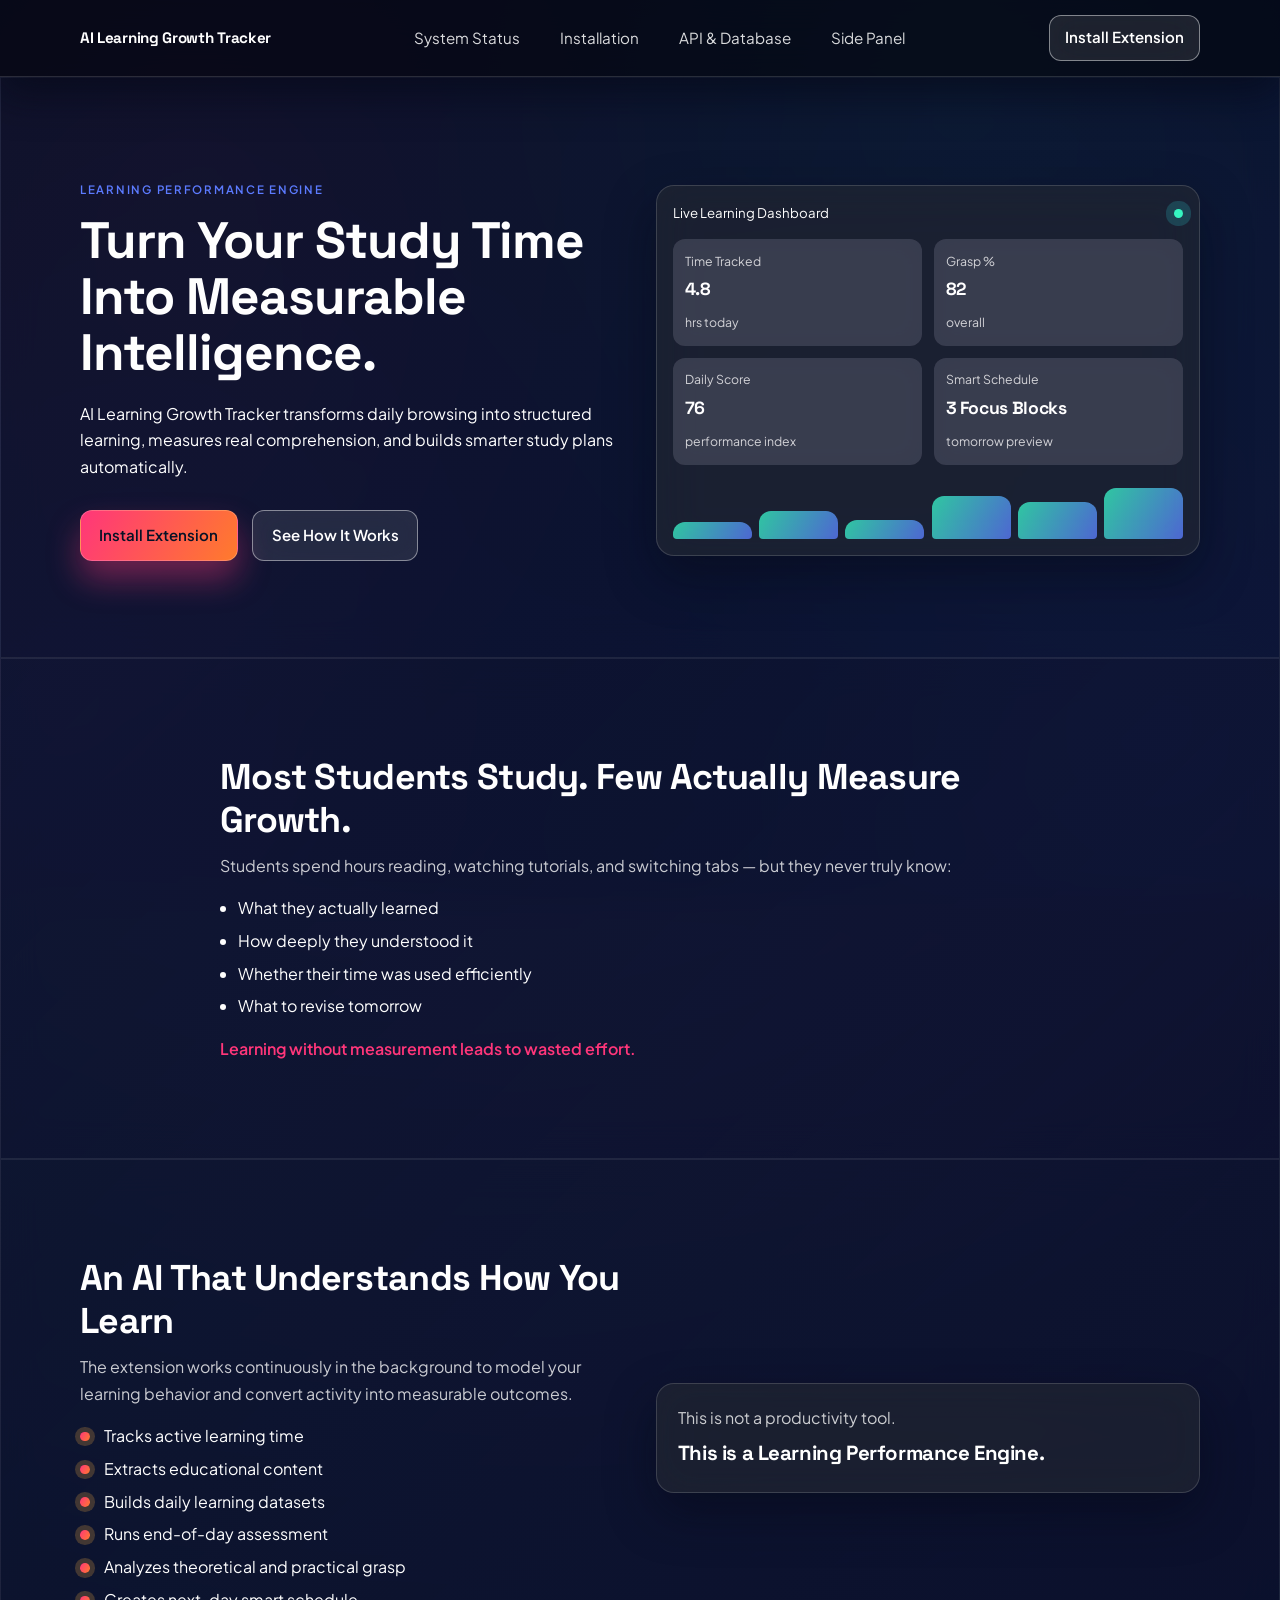
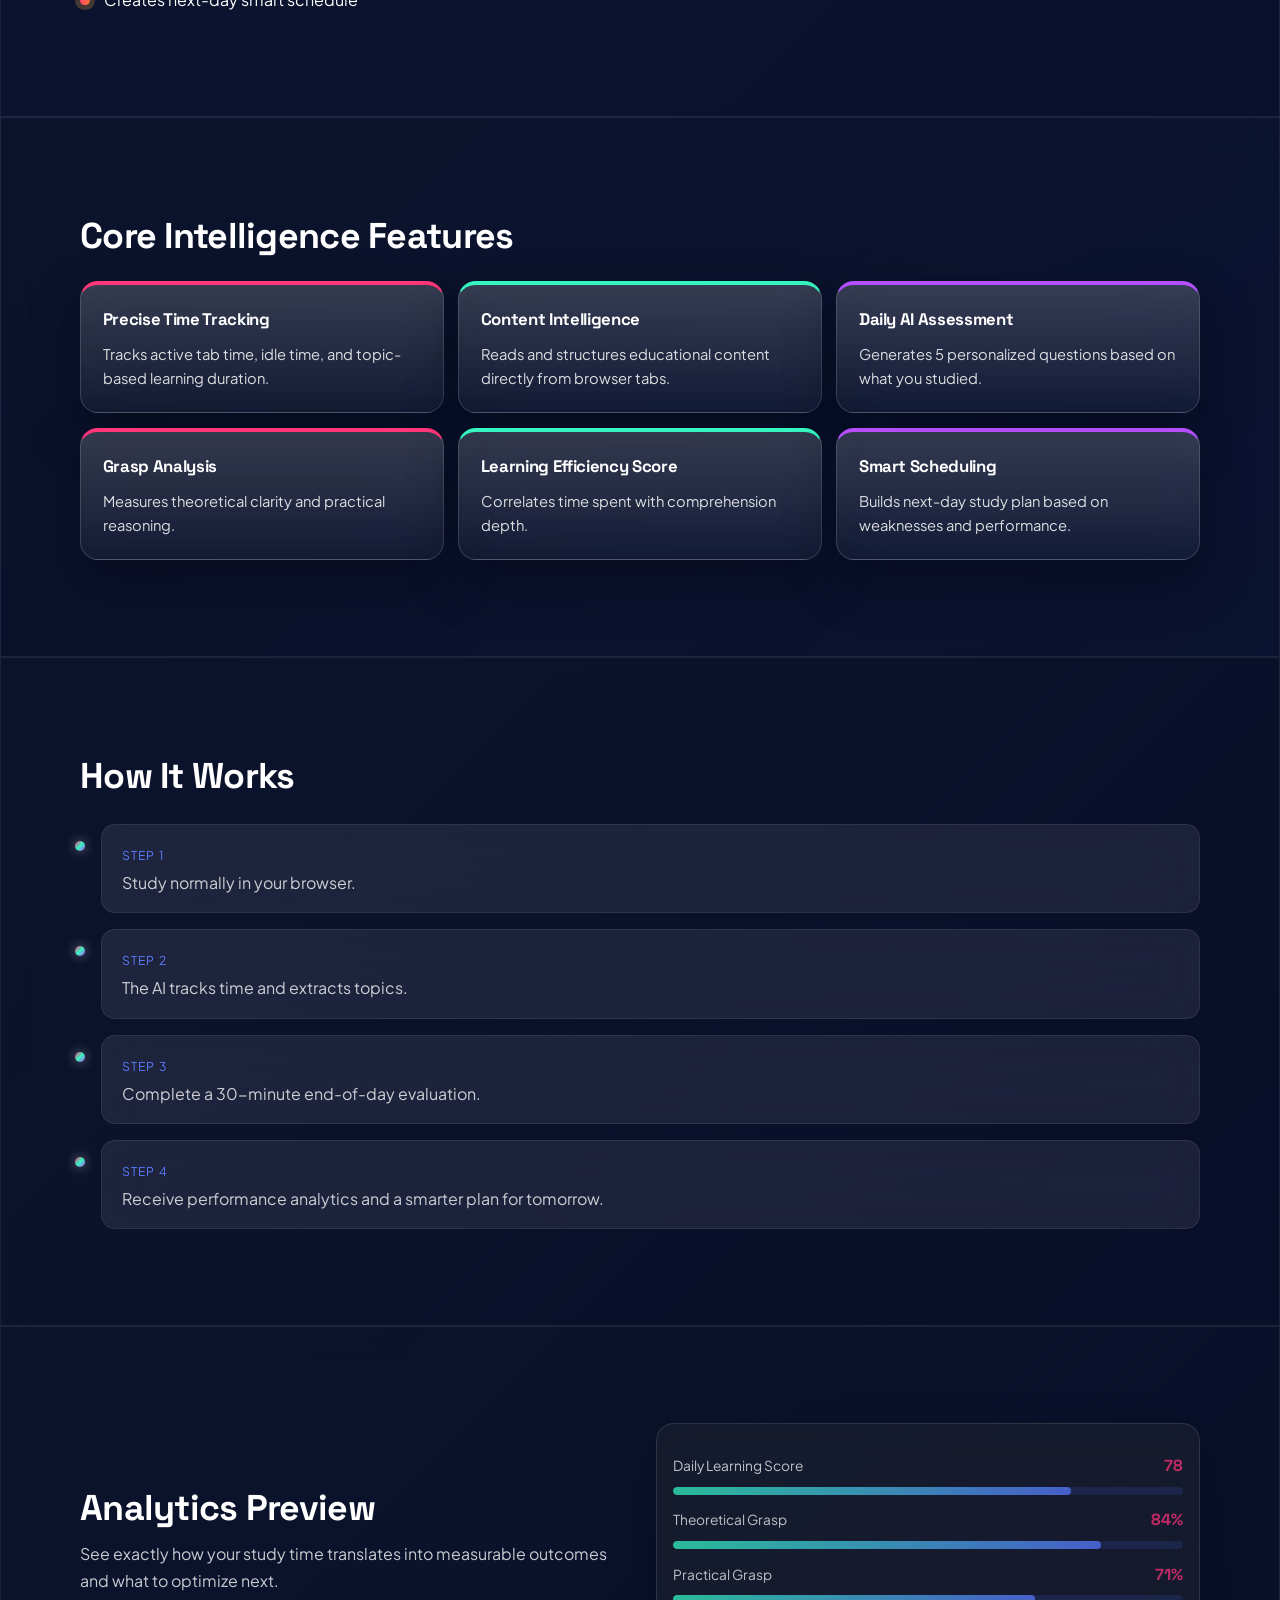
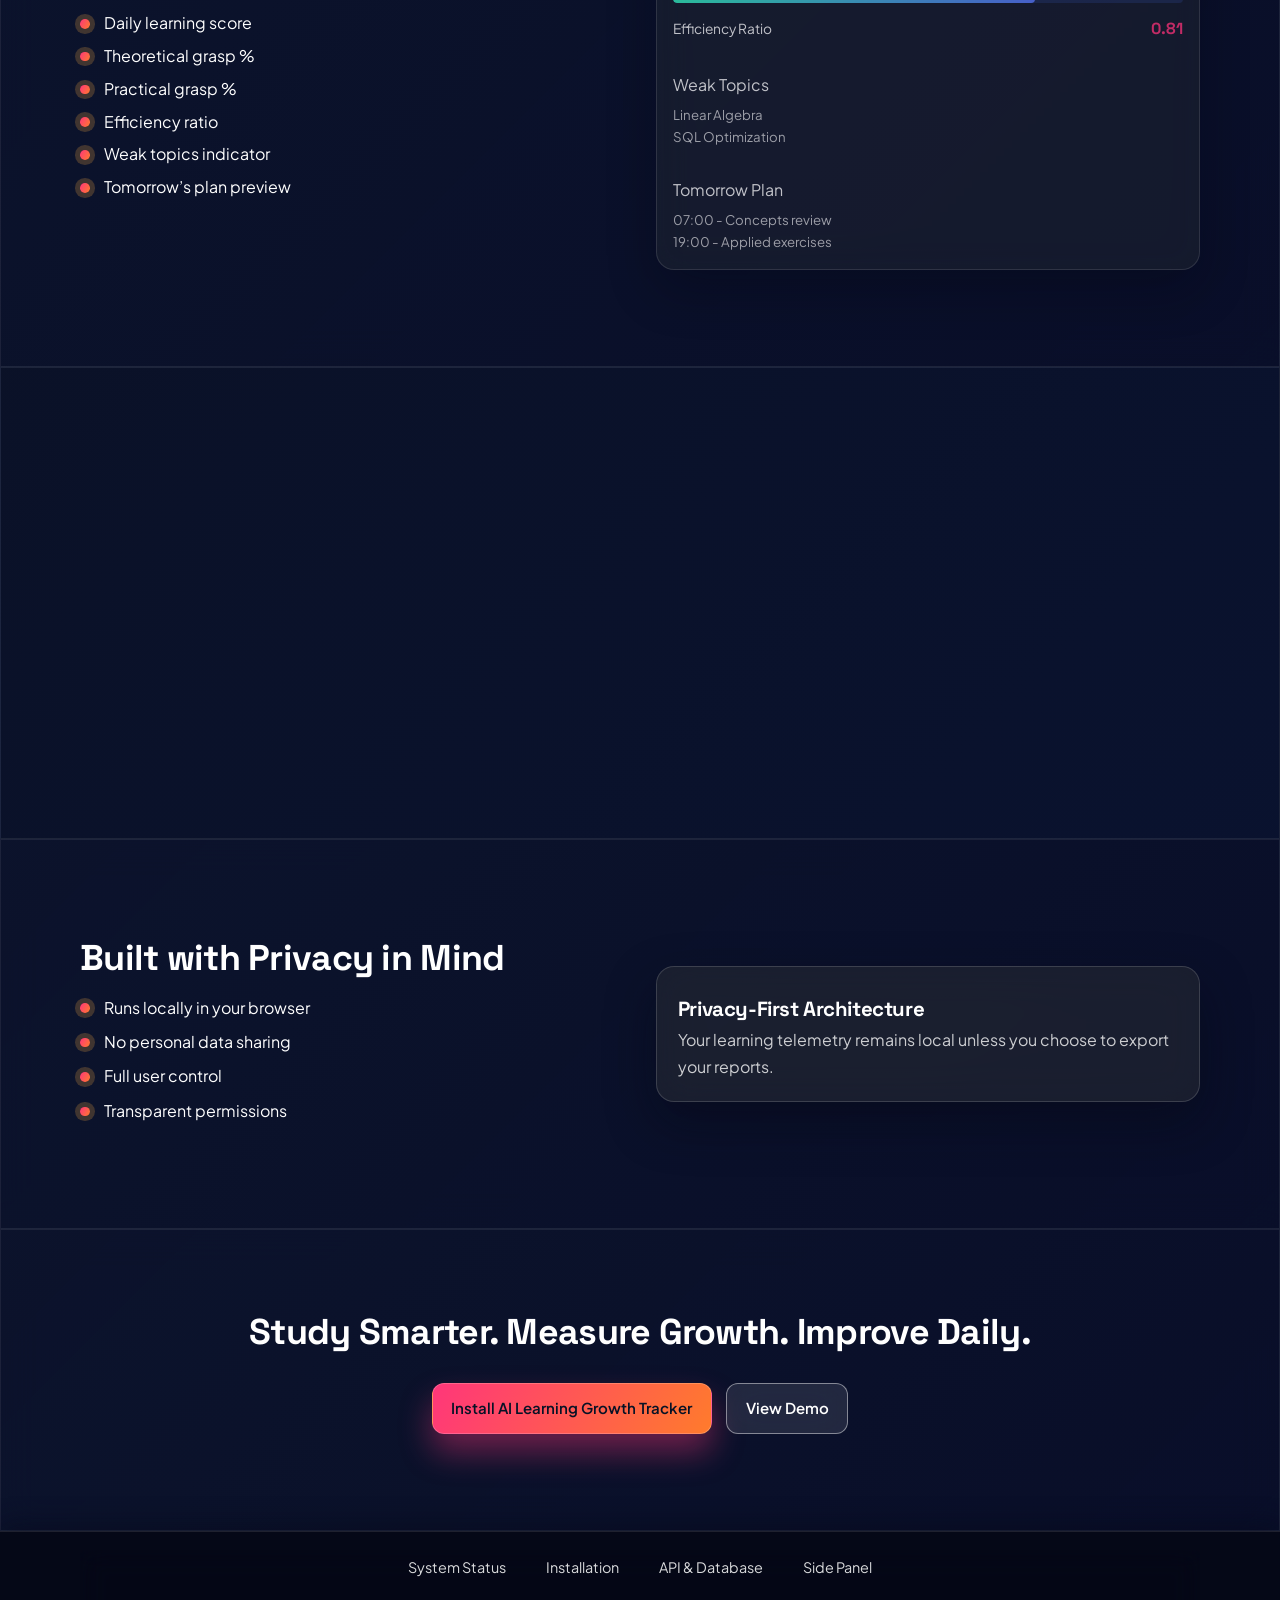
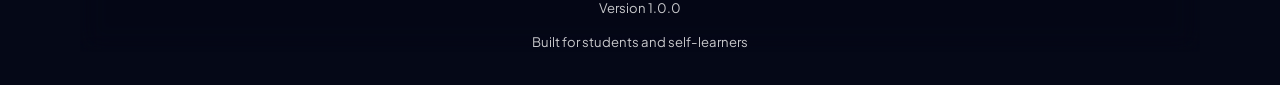
<file: index.html>
<!doctype html>
<html lang="en">
<head>
  <!-- Google Tag Manager -->
  <script>(function(w,d,s,l,i){w[l]=w[l]||[];w[l].push({'gtm.start':
  new Date().getTime(),event:'gtm.js'});var f=d.getElementsByTagName(s)[0],
  j=d.createElement(s),dl=l!='dataLayer'?'&l='+l:'';j.async=true;j.src=
  'https://www.googletagmanager.com/gtm.js?id='+i+dl;f.parentNode.insertBefore(j,f);
  })(window,document,'script','dataLayer','GTM-P4VHRW5M');</script>
  <!-- End Google Tag Manager -->
  <meta charset="UTF-8">
  <meta name="viewport" content="width=device-width, initial-scale=1.0">
  <meta name="author" content="Devashish Markam">
  <meta name="keywords" content="AI learning, AI monitoring, AI custom monitoring app, AI learning Tracker, Devashish Markam, AI tracker, custom extension, custom chrome extension, dot marketing agency, ai study optimiser, ai scheduler">
  <meta name="description" content="AI-powered Chrome extension that analyzes answers, tracks learning growth, provides topic insights, and suggests personalized study improvements using Gemini AI and optional cloud sync.">
  <meta name="robots" content="index, follow">
  <meta name="title" content="AI Learning Growth Tracker Smart Study & Progress Analytics">
  <meta property="og:type" content="website">
  <meta property="og:title" content="AI Learning Growth Tracker">
  <meta property="og:description" content="Track, analyze, and improve your learning with AI-powered insights. Smart answer analysis, topic tracking, and growth visualization in one Chrome extension.">
  <meta property="og:url" content="https://ailearnextension.netlify.app">
  <meta property="og:site_name" content="AI Learning Growth Tracker">
  <title>AI Learning Growth Tracker</title>
  <meta name="description" content="AI Learning Growth Tracker transforms daily browsing into measurable learning intelligence.">
  <link rel="preconnect" href="https://fonts.googleapis.com">
  <link rel="preconnect" href="https://fonts.gstatic.com" crossorigin>
  <link href="https://fonts.googleapis.com/css2?family=Space+Grotesk:wght@400;500;600;700&family=Plus+Jakarta+Sans:wght@400;500;600&display=swap" rel="stylesheet">
  <link rel="stylesheet" href="styles.css">
</head>
<!-- Google tag (gtag.js) -->
<script async src="https://www.googletagmanager.com/gtag/js?id=G-9YLG1V75YJ"></script>
<script>
  window.dataLayer = window.dataLayer || [];
  function gtag(){dataLayer.push(arguments);}
  gtag('js', new Date());

  gtag('config', 'G-9YLG1V75YJ');
</script>
<body>
    <!-- Google Tag Manager (noscript) -->
  <noscript><iframe src="https://www.googletagmanager.com/ns.html?id=GTM-P4VHRW5M"
  height="0" width="0" style="display:none;visibility:hidden"></iframe></noscript>
  <!-- End Google Tag Manager (noscript) -->
  <div class="site-bg" aria-hidden="true"></div>
  <header class="topbar">
    <div class="container nav-wrap">
      <div class="logo">AI Learning Growth Tracker</div>
      <nav class="nav-links">
        <a href="system-status.html">System Status</a>
        <a href="installation.html">Installation</a>
        <a href="setup.html">API &amp; Database</a>
        <a href="side-panel.html">Side Panel</a>
      </nav>
      <a class="btn btn-ghost" href="https://drive.google.com/uc?export=download&id=1M7L_ZWdq9RjcF-q-oD4FAAqAi4JChqwa">Install Extension</a>
    </div>
  </header>

  <main>
    <section class="hero section">
      <div class="container hero-grid">
        <div class="hero-copy">
          <p class="eyebrow">Learning Performance Engine</p>
          <h1>Turn Your Study Time Into Measurable Intelligence.</h1>
          <p class="lead">AI Learning Growth Tracker transforms daily browsing into structured learning, measures real comprehension, and builds smarter study plans automatically.</p>
          <div class="cta-row">
            <a class="btn btn-primary" href="" download="ai learn.zip">Install Extension</a>
            <a class="btn btn-secondary" href="https://docs.google.com/document/d/1a6UYTew76GB6Zl485SsHitgHr21xIumNOT14cJgAz6I/edit?usp=sharing">See How It Works</a>
          </div>
        </div>
        <div class="hero-mockup glass reveal-up" data-delay="120">
          <div class="mockup-head">
            <span>Live Learning Dashboard</span>
            <span class="dot"></span>
          </div>
          <div class="metric-grid">
            <article>
              <p>Time Tracked</p>
              <h3 data-counter="4.8">0</h3>
              <small>hrs today</small>
            </article>
            <article>
              <p>Grasp %</p>
              <h3 data-counter="82">0</h3>
              <small>overall</small>
            </article>
            <article>
              <p>Daily Score</p>
              <h3 data-counter="76">0</h3>
              <small>performance index</small>
            </article>
            <article>
              <p>Smart Schedule</p>
              <h3>3 Focus Blocks</h3>
              <small>tomorrow preview</small>
            </article>
          </div>
          <div class="sparkline" aria-hidden="true">
            <span></span><span></span><span></span><span></span><span></span><span></span>
          </div>
        </div>
      </div>
    </section>

    <section class="section">
      <div class="container narrow reveal-up">
        <h2>Most Students Study. Few Actually Measure Growth.</h2>
        <p>Students spend hours reading, watching tutorials, and switching tabs — but they never truly know:</p>
        <ul class="clean-list">
          <li>What they actually learned</li>
          <li>How deeply they understood it</li>
          <li>Whether their time was used efficiently</li>
          <li>What to revise tomorrow</li>
        </ul>
        <p class="emphasis">Learning without measurement leads to wasted effort.</p>
      </div>
    </section>

    <section class="section">
      <div class="container split reveal-up">
        <div>
          <h2>An AI That Understands How You Learn</h2>
          <p>The extension works continuously in the background to model your learning behavior and convert activity into measurable outcomes.</p>
          <ul class="check-list">
            <li>Tracks active learning time</li>
            <li>Extracts educational content</li>
            <li>Builds daily learning datasets</li>
            <li>Runs end-of-day assessment</li>
            <li>Analyzes theoretical and practical grasp</li>
            <li>Creates next-day smart schedule</li>
          </ul>
        </div>
        <div class="glass callout">
          <p>This is not a productivity tool.</p>
          <h3>This is a Learning Performance Engine.</h3>
        </div>
      </div>
    </section>

    <section class="section" id="features">
      <div class="container">
        <h2 class="reveal-up">Core Intelligence Features</h2>
        <div class="feature-grid">
          <article class="feature-card reveal-up"><h3>Precise Time Tracking</h3><p>Tracks active tab time, idle time, and topic-based learning duration.</p></article>
          <article class="feature-card reveal-up"><h3>Content Intelligence</h3><p>Reads and structures educational content directly from browser tabs.</p></article>
          <article class="feature-card reveal-up"><h3>Daily AI Assessment</h3><p>Generates 5 personalized questions based on what you studied.</p></article>
          <article class="feature-card reveal-up"><h3>Grasp Analysis</h3><p>Measures theoretical clarity and practical reasoning.</p></article>
          <article class="feature-card reveal-up"><h3>Learning Efficiency Score</h3><p>Correlates time spent with comprehension depth.</p></article>
          <article class="feature-card reveal-up"><h3>Smart Scheduling</h3><p>Builds next-day study plan based on weaknesses and performance.</p></article>
        </div>
      </div>
    </section>

    <section class="section" id="how">
      <div class="container">
        <h2 class="reveal-up">How It Works</h2>
        <div class="timeline">
          <article class="timeline-item reveal-up">
            <span>Step 1</span>
            <p>Study normally in your browser.</p>
          </article>
          <article class="timeline-item reveal-up">
            <span>Step 2</span>
            <p>The AI tracks time and extracts topics.</p>
          </article>
          <article class="timeline-item reveal-up">
            <span>Step 3</span>
            <p>Complete a 30-minute end-of-day evaluation.</p>
          </article>
          <article class="timeline-item reveal-up">
            <span>Step 4</span>
            <p>Receive performance analytics and a smarter plan for tomorrow.</p>
          </article>
        </div>
      </div>
    </section>

    <section class="section">
      <div class="container split analytics reveal-up">
        <div>
          <h2>Analytics Preview</h2>
          <p>See exactly how your study time translates into measurable outcomes and what to optimize next.</p>
          <ul class="check-list">
            <li>Daily learning score</li>
            <li>Theoretical grasp %</li>
            <li>Practical grasp %</li>
            <li>Efficiency ratio</li>
            <li>Weak topics indicator</li>
            <li>Tomorrow’s plan preview</li>
          </ul>
        </div>
        <div class="glass panel">
          <div class="panel-row"><span>Daily Learning Score</span><strong>78</strong></div>
          <div class="bar"><i style="--w:78%"></i></div>
          <div class="panel-row"><span>Theoretical Grasp</span><strong>84%</strong></div>
          <div class="bar"><i style="--w:84%"></i></div>
          <div class="panel-row"><span>Practical Grasp</span><strong>71%</strong></div>
          <div class="bar"><i style="--w:71%"></i></div>
          <div class="panel-row"><span>Efficiency Ratio</span><strong>0.81</strong></div>
          <div class="weak-topics">
            <p>Weak Topics</p>
            <span>Linear Algebra</span>
            <span>SQL Optimization</span>
          </div>
          <div class="tomorrow">
            <p>Tomorrow Plan</p>
            <small>07:00 - Concepts review</small>
            <small>19:00 - Applied exercises</small>
          </div>
        </div>
      </div>
    </section>

    <section class="section">
      <div class="container narrow reveal-up">
        <h2>Why This Exists</h2>
        <p>The purpose of AI Learning Growth Tracker is simple:</p>
        <p class="emphasis">To eliminate passive studying and replace it with measurable intellectual growth.</p>
        <ul class="check-list compact">
          <li>Time invested produces real understanding</li>
          <li>Weaknesses are identified early</li>
          <li>Learning becomes strategic</li>
          <li>Progress becomes visible</li>
        </ul>
      </div>
    </section>

    <section class="section">
      <div class="container split reveal-up">
        <div>
          <h2>Built with Privacy in Mind</h2>
          <ul class="check-list compact">
            <li>Runs locally in your browser</li>
            <li>No personal data sharing</li>
            <li>Full user control</li>
            <li>Transparent permissions</li>
          </ul>
        </div>
        <div class="glass privacy-badge">
          <h3>Privacy-First Architecture</h3>
          <p>Your learning telemetry remains local unless you choose to export your reports.</p>
        </div>
      </div>
    </section>

    <section class="section final-cta" id="final-cta">
      <div class="container narrow reveal-up">
        <h2>Study Smarter. Measure Growth. Improve Daily.</h2>
        <div class="cta-row center">
          <a class="btn btn-primary" href="https://drive.google.com/uc?export=download&id=1M7L_ZWdq9RjcF-q-oD4FAAqAi4JChqwa" download="ai learn.zip">Install AI Learning Growth Tracker</a>
          <a class="btn btn-secondary" href="#">View Demo</a>
        </div>
      </div>
    </section>
  </main>

  <footer class="footer">
    <div class="container footer-grid">
      <nav class="nav-links">
        <a href="system-status.html">System Status</a>
        <a href="installation.html">Installation</a>
        <a href="setup.html">API &amp; Database</a>
        <a href="side-panel.html">Side Panel</a>
      </nav>
      <p>Version 1.0.0</p>
      <p>Built for students and self-learners</p>
    </div>
  </footer>

  <script src="script.js"></script>
</body>
</html>
</file>
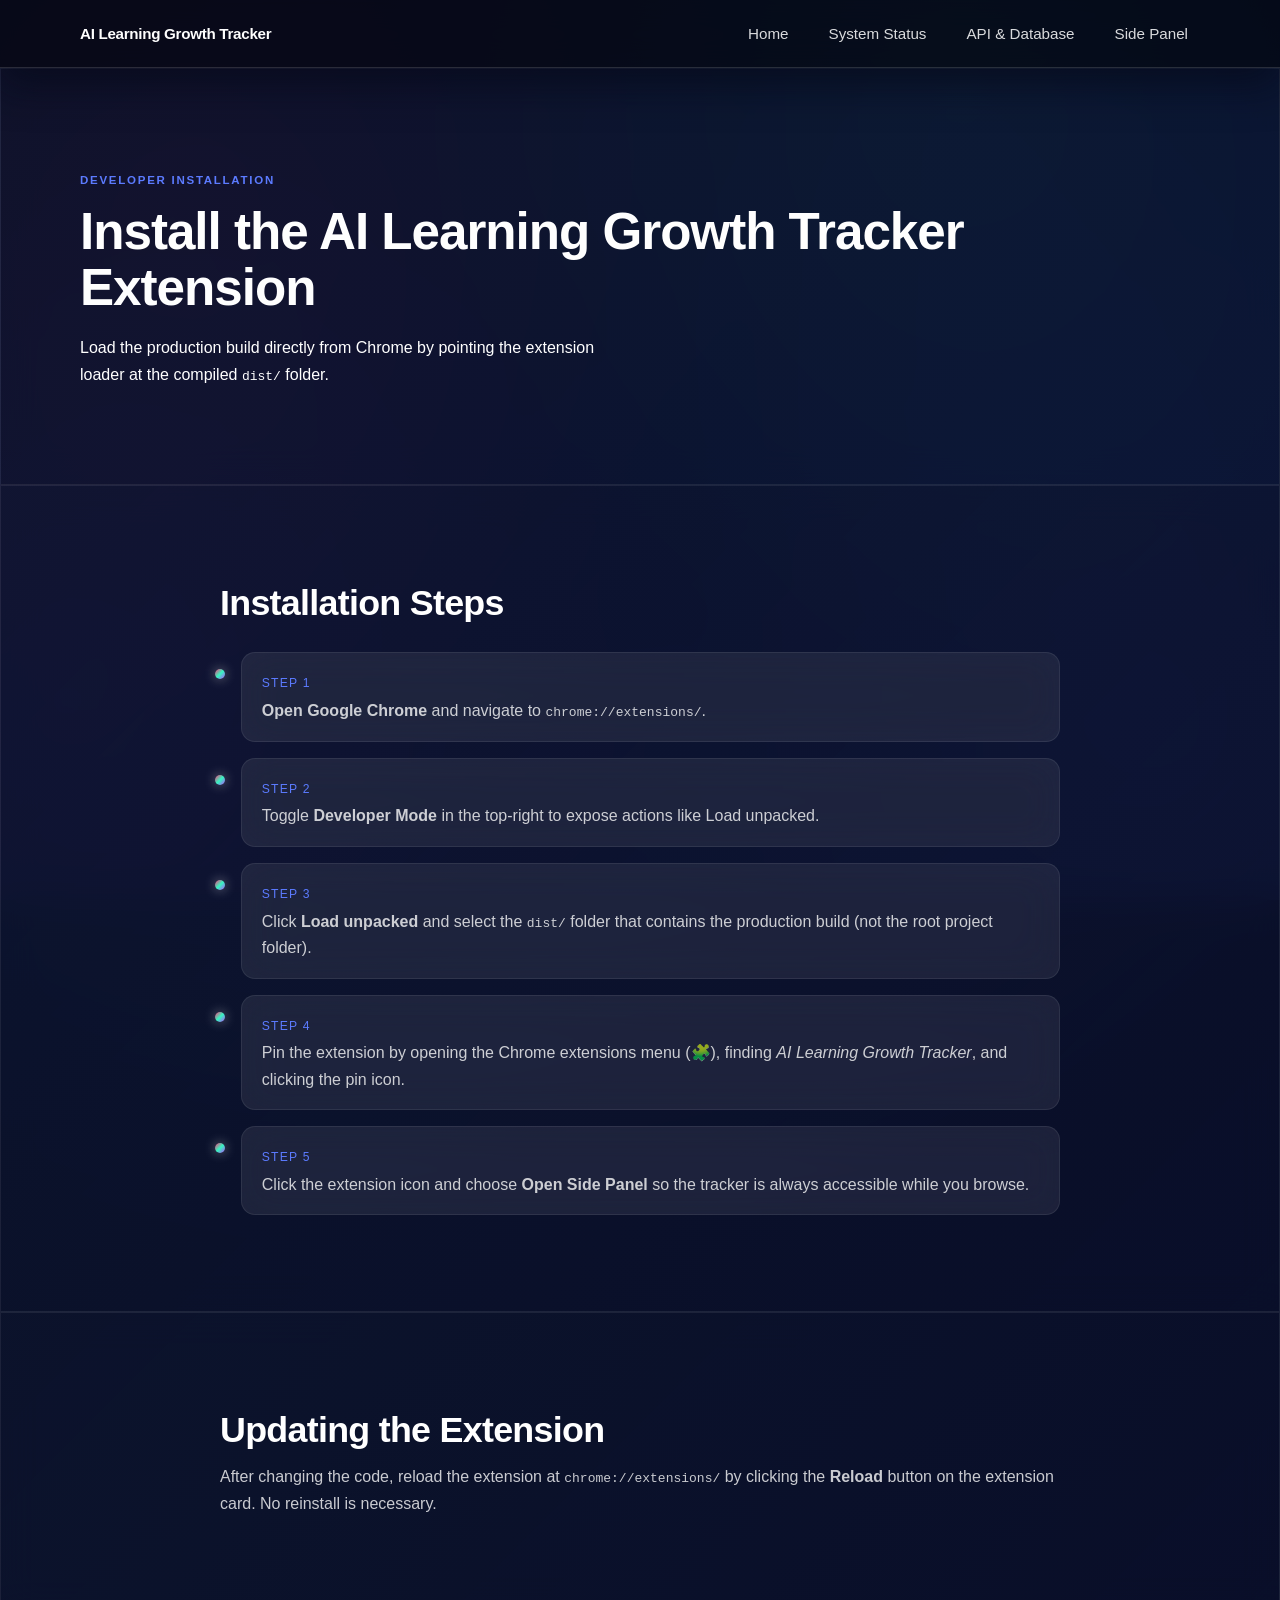
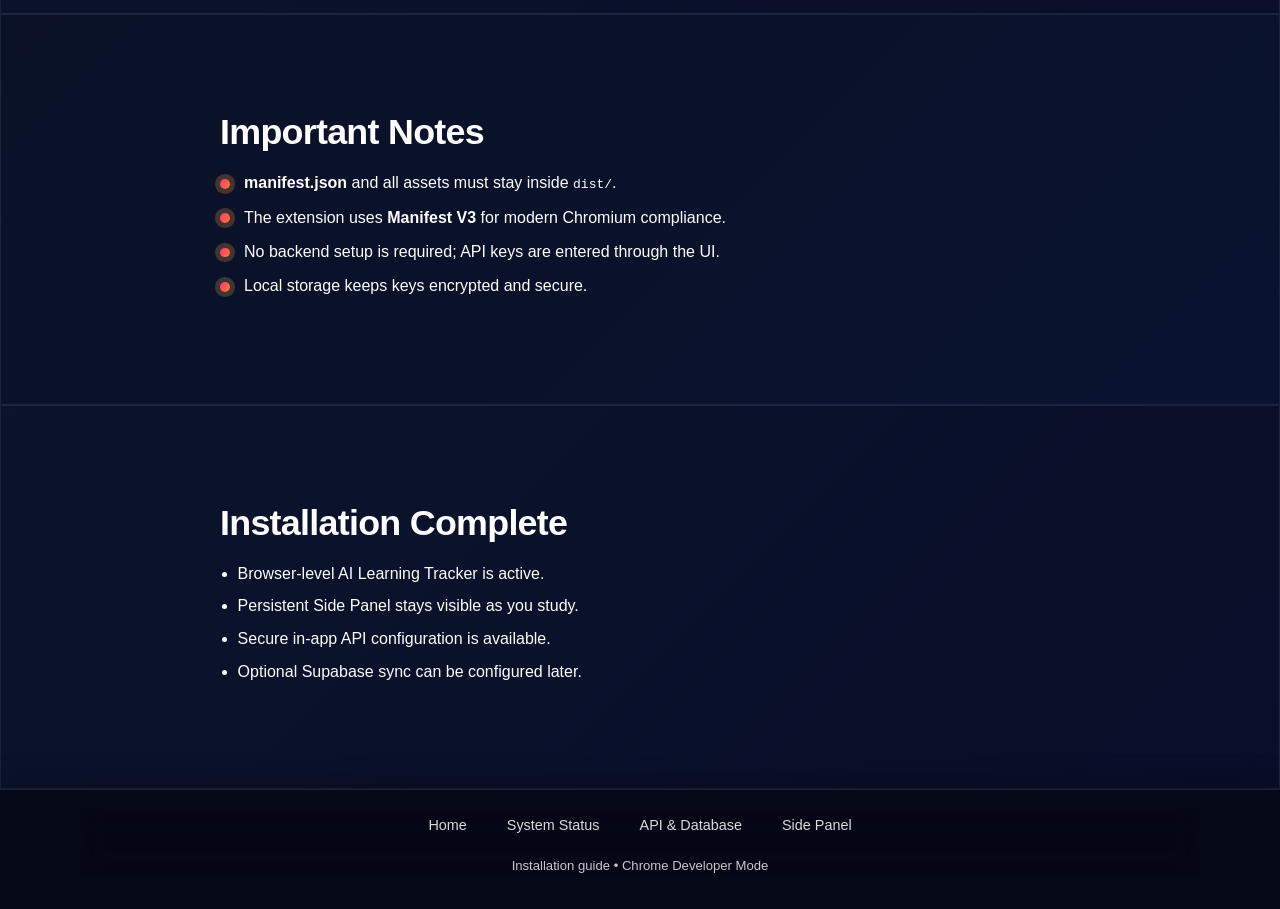
<file: installation.html>
<!doctype html>
<html lang="en">
<head>
  <!-- Google Tag Manager -->
  <script>(function(w,d,s,l,i){w[l]=w[l]||[];w[l].push({'gtm.start':
  new Date().getTime(),event:'gtm.js'});var f=d.getElementsByTagName(s)[0],
  j=d.createElement(s),dl=l!='dataLayer'?'&l='+l:'';j.async=true;j.src=
  'https://www.googletagmanager.com/gtm.js?id='+i+dl;f.parentNode.insertBefore(j,f);
  })(window,document,'script','dataLayer','GTM-P4VHRW5M');</script>
  <!-- End Google Tag Manager -->
  <meta charset="utf-8" />
  <meta name="viewport" content="width=device-width, initial-scale=1" />
  <meta name="author" content="AI Learning Growth Tracker" />
  <meta name="description" content="Step-by-step Developer Mode installation instructions for the AI Learning Growth Tracker Chrome extension." />
  <meta name="keywords" content="AI Learning Growth Tracker installation, Chrome extension install, developer mode, load unpacked, AI study tracker" />
  <meta property="og:title" content="Install AI Learning Growth Tracker" />
  <meta property="og:description" content="Load the production build of AI Learning Growth Tracker, pin the extension, and open the persistent Side Panel in Chrome." />
  <meta property="og:type" content="website" />
  <title>Install · AI Learning Growth Tracker</title>
  <link rel="stylesheet" href="styles.css" />
</head>
<body>
    <!-- Google Tag Manager (noscript) -->
  <noscript><iframe src="https://www.googletagmanager.com/ns.html?id=GTM-P4VHRW5M"
  height="0" width="0" style="display:none;visibility:hidden"></iframe></noscript>
  <!-- End Google Tag Manager (noscript) -->
  <div class="site-bg" aria-hidden="true"></div>
  <header class="topbar">
    <div class="container nav-wrap">
      <div class="logo">AI Learning Growth Tracker</div>
      <nav class="nav-links">
        <a href="index.html">Home</a>
        <a href="system-status.html">System Status</a>
        <a href="setup.html">API &amp; Database</a>
        <a href="side-panel.html">Side Panel</a>
      </nav>
    </div>
  </header>

  <main>
    <section class="section hero">
      <div class="container">
        <p class="eyebrow">Developer Installation</p>
        <h1>Install the AI Learning Growth Tracker Extension</h1>
        <p class="lead">Load the production build directly from Chrome by pointing the extension loader at the compiled <code>dist/</code> folder.</p>
      </div>
    </section>

    <section class="section">
      <div class="container narrow">
        <h2>Installation Steps</h2>
        <div class="timeline">
          <article class="timeline-item">
            <span>Step 1</span>
            <p><strong>Open Google Chrome</strong> and navigate to <code>chrome://extensions/</code>.</p>
          </article>
          <article class="timeline-item">
            <span>Step 2</span>
            <p>Toggle <strong>Developer Mode</strong> in the top-right to expose actions like Load unpacked.</p>
          </article>
          <article class="timeline-item">
            <span>Step 3</span>
            <p>Click <strong>Load unpacked</strong> and select the <code>dist/</code> folder that contains the production build (not the root project folder).</p>
          </article>
          <article class="timeline-item">
            <span>Step 4</span>
            <p>Pin the extension by opening the Chrome extensions menu (🧩), finding <em>AI Learning Growth Tracker</em>, and clicking the pin icon.</p>
          </article>
          <article class="timeline-item">
            <span>Step 5</span>
            <p>Click the extension icon and choose <strong>Open Side Panel</strong> so the tracker is always accessible while you browse.</p>
          </article>
        </div>
      </div>
    </section>

    <section class="section">
      <div class="container narrow">
        <h2>Updating the Extension</h2>
        <p>After changing the code, reload the extension at <code>chrome://extensions/</code> by clicking the <strong>Reload</strong> button on the extension card. No reinstall is necessary.</p>
      </div>
    </section>

    <section class="section">
      <div class="container narrow">
        <h2>Important Notes</h2>
        <ul class="check-list compact">
          <li><strong>manifest.json</strong> and all assets must stay inside <code>dist/</code>.</li>
          <li>The extension uses <strong>Manifest V3</strong> for modern Chromium compliance.</li>
          <li>No backend setup is required; API keys are entered through the UI.</li>
          <li>Local storage keeps keys encrypted and secure.</li>
        </ul>
      </div>
    </section>

    <section class="section">
      <div class="container narrow">
        <h2>Installation Complete</h2>
        <ul class="clean-list">
          <li>Browser-level AI Learning Tracker is active.</li>
          <li>Persistent Side Panel stays visible as you study.</li>
          <li>Secure in-app API configuration is available.</li>
          <li>Optional Supabase sync can be configured later.</li>
        </ul>
      </div>
    </section>
  </main>

  <footer class="footer">
    <div class="container footer-grid">
      <nav class="nav-links">
        <a href="index.html">Home</a>
        <a href="system-status.html">System Status</a>
        <a href="setup.html">API &amp; Database</a>
        <a href="side-panel.html">Side Panel</a>
      </nav>
      <p>Installation guide • Chrome Developer Mode</p>
    </div>
  </footer>
</body>
</html>
</file>
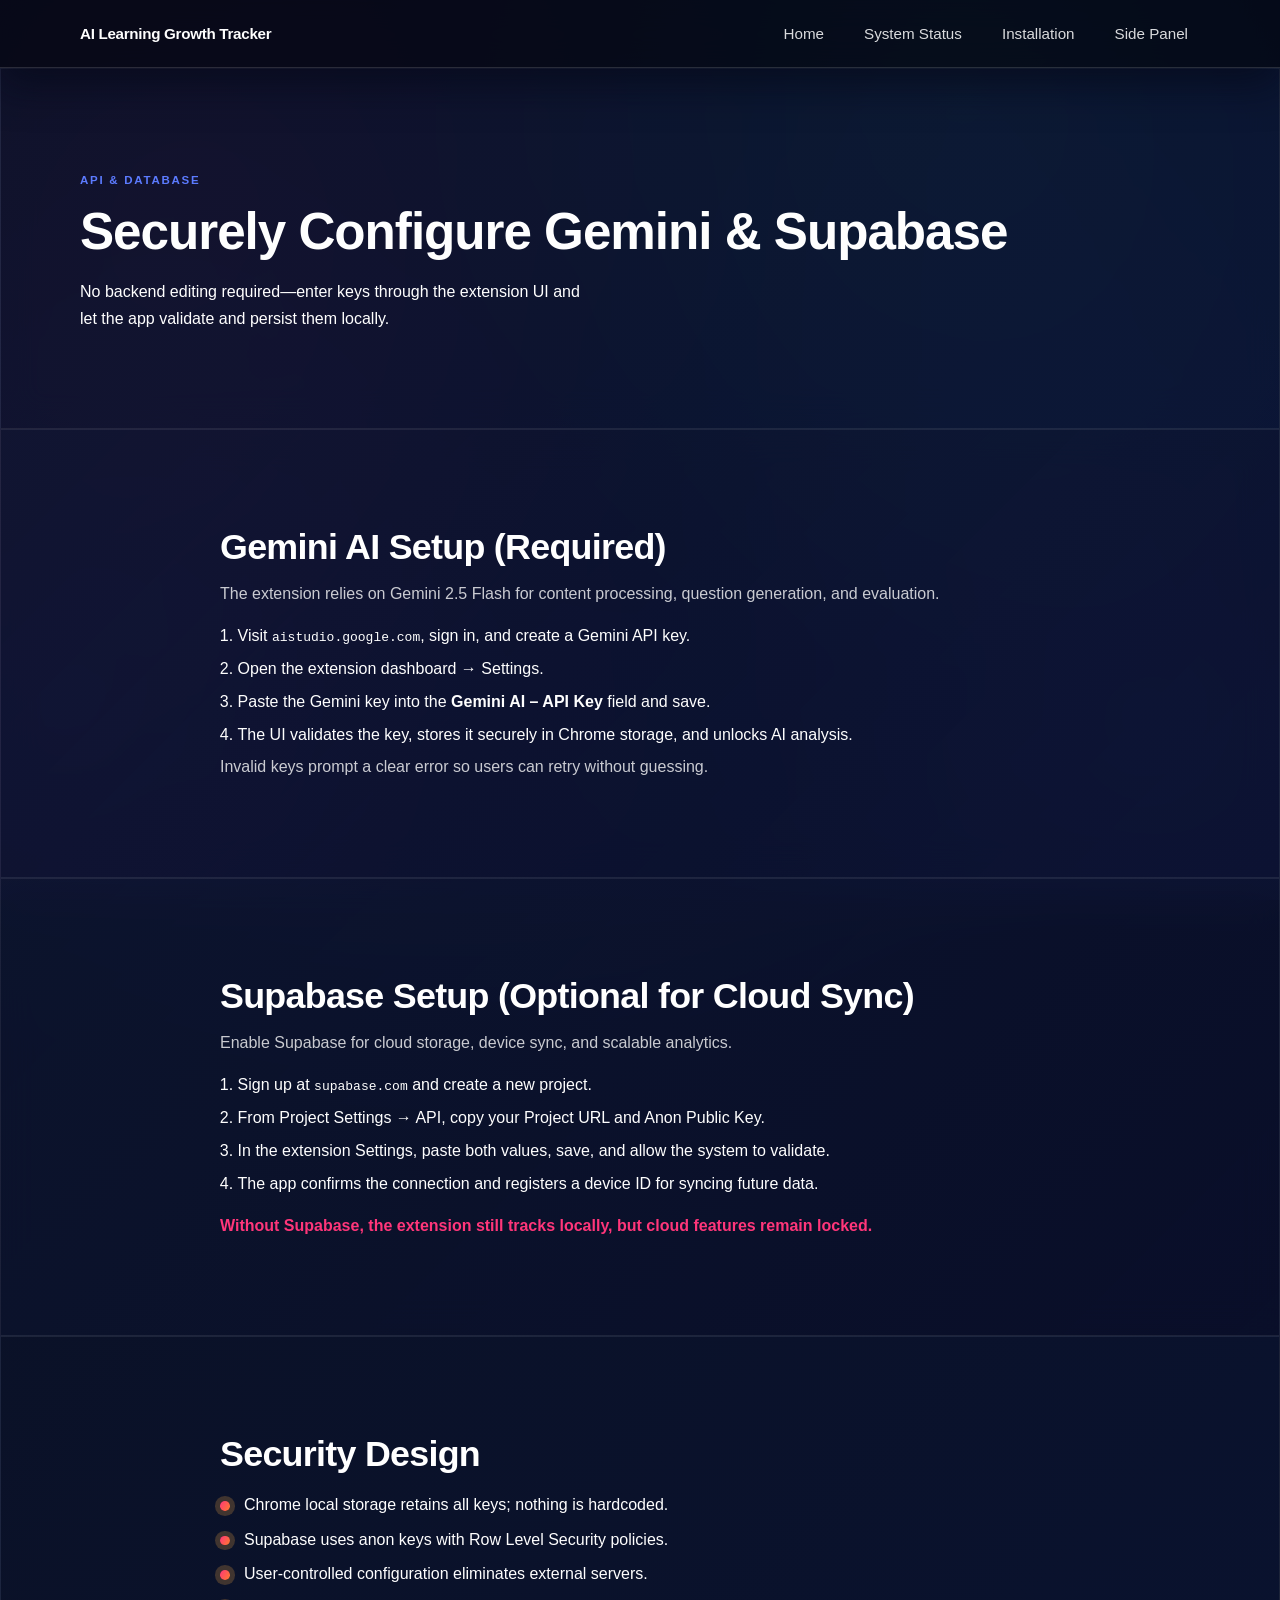
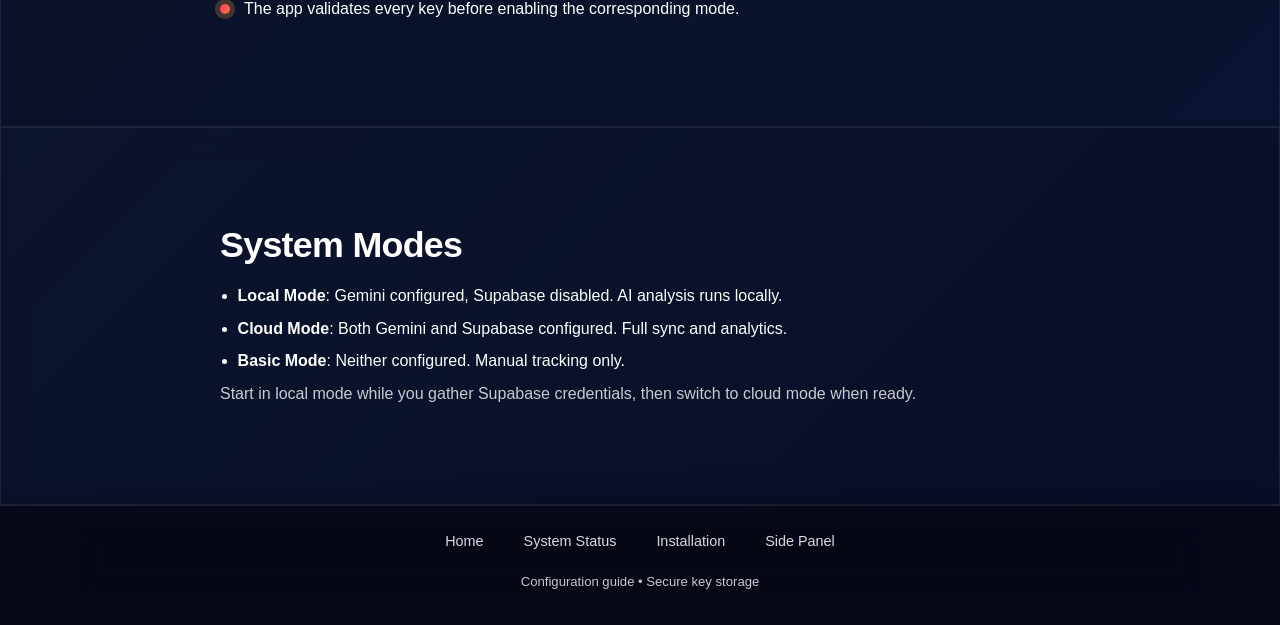
<file: setup.html>
<!doctype html>
<html lang="en">
<head>
    <!-- Google Tag Manager -->
  <script>(function(w,d,s,l,i){w[l]=w[l]||[];w[l].push({'gtm.start':
  new Date().getTime(),event:'gtm.js'});var f=d.getElementsByTagName(s)[0],
  j=d.createElement(s),dl=l!='dataLayer'?'&l='+l:'';j.async=true;j.src=
  'https://www.googletagmanager.com/gtm.js?id='+i+dl;f.parentNode.insertBefore(j,f);
  })(window,document,'script','dataLayer','GTM-P4VHRW5M');</script>
  <!-- End Google Tag Manager -->
  <meta charset="utf-8" />
  <meta name="viewport" content="width=device-width, initial-scale=1" />
  <meta name="author" content="AI Learning Growth Tracker" />
  <meta name="description" content="Configure Gemini AI and Supabase credentials inside the AI Learning Growth Tracker Chrome extension without touching code." />
  <meta name="keywords" content="Gemini AI setup, Supabase, API keys, AI Learning Growth Tracker, browser extension configuration" />
  <meta property="og:title" content="API & Database Setup · AI Learning Growth Tracker" />
  <meta property="og:description" content="Enter, validate, and store Gemini API and Supabase credentials directly from the extension settings for secure cloud sync." />
  <meta property="og:type" content="website" />
  <title>API &amp; Database Setup · AI Learning Growth Tracker</title>
  <link rel="stylesheet" href="styles.css" />
</head>
<body>
    <!-- Google Tag Manager (noscript) -->
  <noscript><iframe src="https://www.googletagmanager.com/ns.html?id=GTM-P4VHRW5M"
  height="0" width="0" style="display:none;visibility:hidden"></iframe></noscript>
  <!-- End Google Tag Manager (noscript) -->
  <div class="site-bg" aria-hidden="true"></div>
  <header class="topbar">
    <div class="container nav-wrap">
      <div class="logo">AI Learning Growth Tracker</div>
      <nav class="nav-links">
        <a href="index.html">Home</a>
        <a href="system-status.html">System Status</a>
        <a href="installation.html">Installation</a>
        <a href="side-panel.html">Side Panel</a>
      </nav>
    </div>
  </header>

  <main>
    <section class="section hero">
      <div class="container">
        <p class="eyebrow">API &amp; Database</p>
        <h1>Securely Configure Gemini &amp; Supabase</h1>
        <p class="lead">No backend editing required—enter keys through the extension UI and let the app validate and persist them locally.</p>
      </div>
    </section>

    <section class="section">
      <div class="container narrow">
        <h2>Gemini AI Setup (Required)</h2>
        <p>The extension relies on Gemini 2.5 Flash for content processing, question generation, and evaluation.</p>
        <ol class="clean-list">
          <li>Visit <code>aistudio.google.com</code>, sign in, and create a Gemini API key.</li>
          <li>Open the extension dashboard → Settings.</li>
          <li>Paste the Gemini key into the <strong>Gemini AI – API Key</strong> field and save.</li>
          <li>The UI validates the key, stores it securely in Chrome storage, and unlocks AI analysis.</li>
        </ol>
        <p class="muted">Invalid keys prompt a clear error so users can retry without guessing.</p>
      </div>
    </section>

    <section class="section">
      <div class="container narrow">
        <h2>Supabase Setup (Optional for Cloud Sync)</h2>
        <p>Enable Supabase for cloud storage, device sync, and scalable analytics.</p>
        <ol class="clean-list">
          <li>Sign up at <code>supabase.com</code> and create a new project.</li>
          <li>From Project Settings → API, copy your Project URL and Anon Public Key.</li>
          <li>In the extension Settings, paste both values, save, and allow the system to validate.</li>
          <li>The app confirms the connection and registers a device ID for syncing future data.</li>
        </ol>
        <p class="emphasis">Without Supabase, the extension still tracks locally, but cloud features remain locked.</p>
      </div>
    </section>

    <section class="section">
      <div class="container narrow">
        <h2>Security Design</h2>
        <ul class="check-list compact">
          <li>Chrome local storage retains all keys; nothing is hardcoded.</li>
          <li>Supabase uses anon keys with Row Level Security policies.</li>
          <li>User-controlled configuration eliminates external servers.</li>
          <li>The app validates every key before enabling the corresponding mode.</li>
        </ul>
      </div>
    </section>

    <section class="section">
      <div class="container narrow">
        <h2>System Modes</h2>
        <ul class="clean-list">
          <li><strong>Local Mode</strong>: Gemini configured, Supabase disabled. AI analysis runs locally.</li>
          <li><strong>Cloud Mode</strong>: Both Gemini and Supabase configured. Full sync and analytics.</li>
          <li><strong>Basic Mode</strong>: Neither configured. Manual tracking only.</li>
        </ul>
        <p class="muted">Start in local mode while you gather Supabase credentials, then switch to cloud mode when ready.</p>
      </div>
    </section>
  </main>

  <footer class="footer">
    <div class="container footer-grid">
      <nav class="nav-links">
        <a href="index.html">Home</a>
        <a href="system-status.html">System Status</a>
        <a href="installation.html">Installation</a>
        <a href="side-panel.html">Side Panel</a>
      </nav>
      <p>Configuration guide • Secure key storage</p>
    </div>
  </footer>
</body>
</html>
</file>
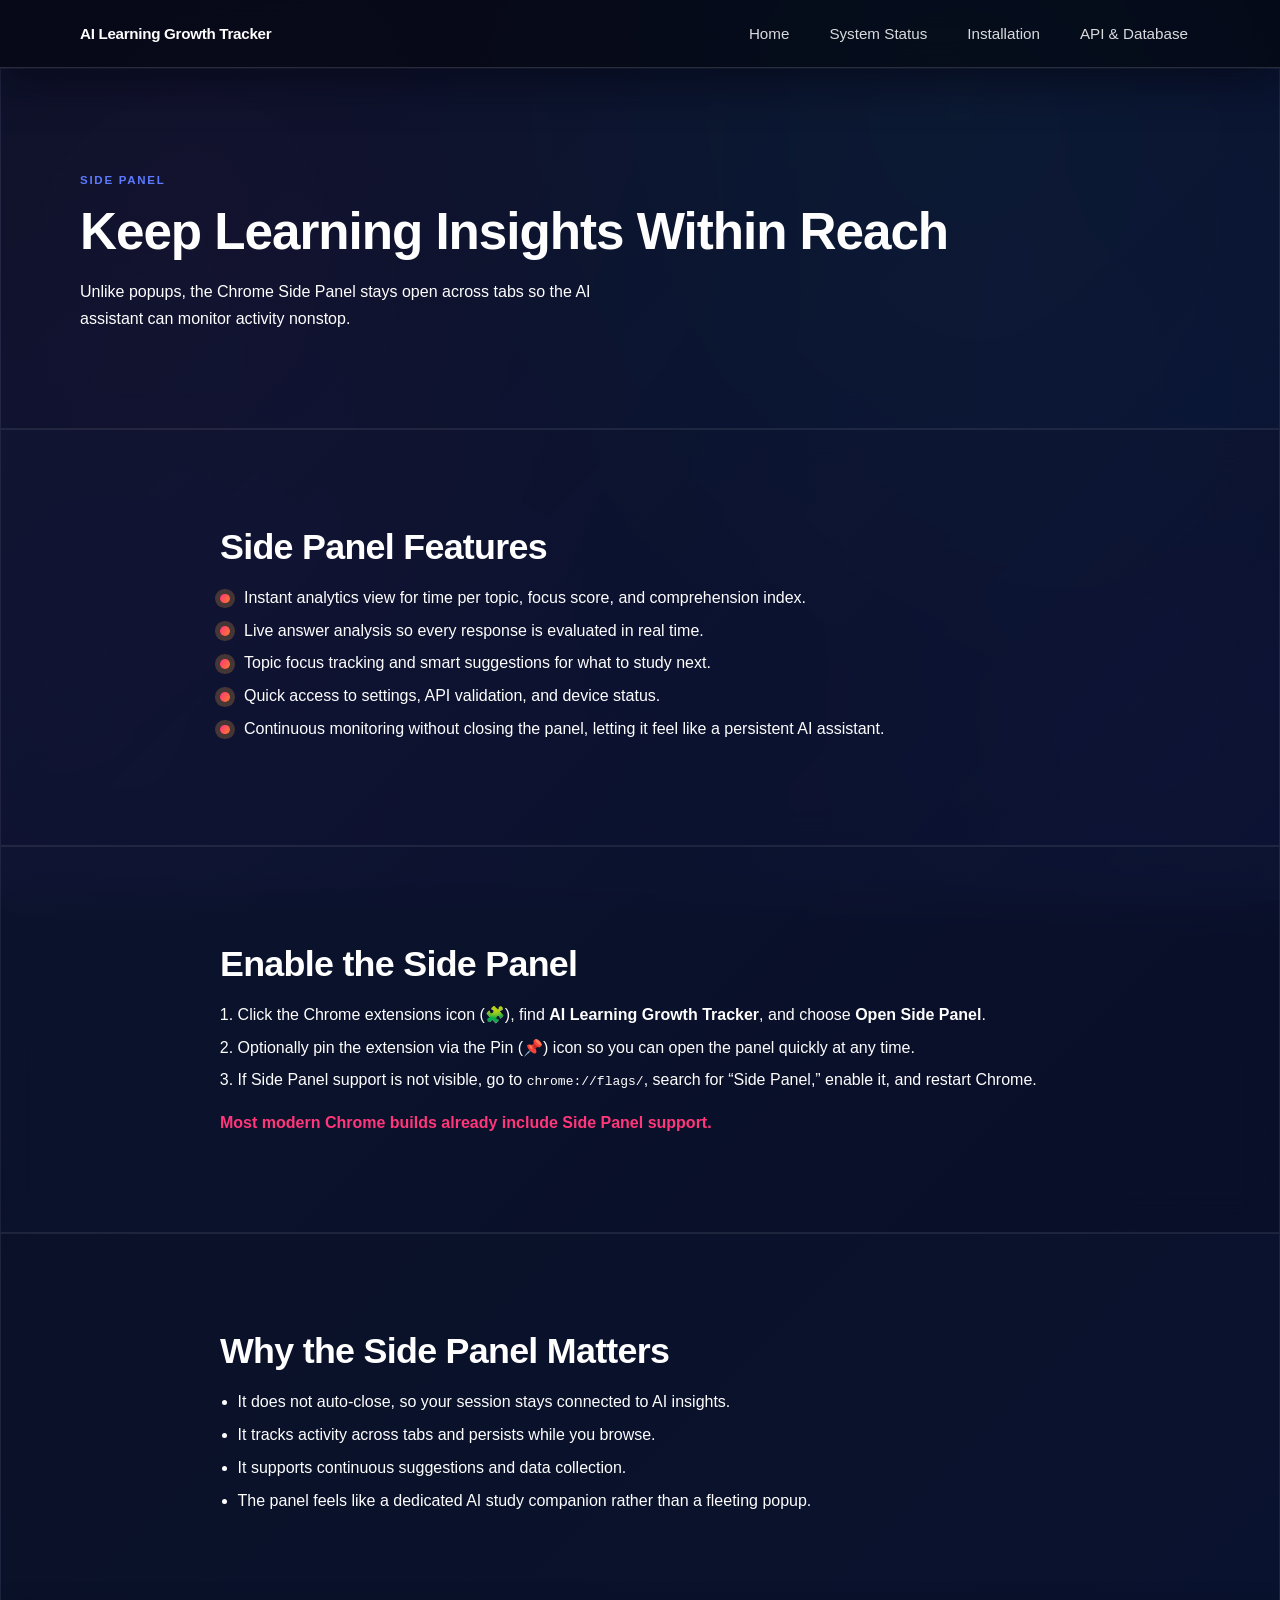
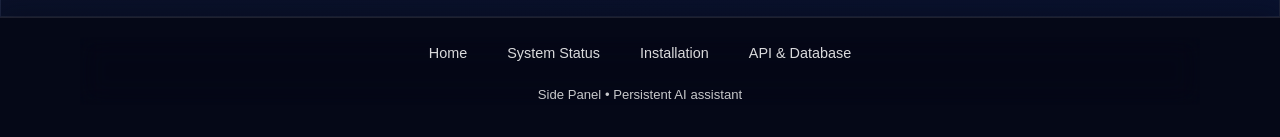
<file: side-panel.html>
<!doctype html>
<html lang="en">
<head>
    <!-- Google Tag Manager -->
  <script>(function(w,d,s,l,i){w[l]=w[l]||[];w[l].push({'gtm.start':
  new Date().getTime(),event:'gtm.js'});var f=d.getElementsByTagName(s)[0],
  j=d.createElement(s),dl=l!='dataLayer'?'&l='+l:'';j.async=true;j.src=
  'https://www.googletagmanager.com/gtm.js?id='+i+dl;f.parentNode.insertBefore(j,f);
  })(window,document,'script','dataLayer','GTM-P4VHRW5M');</script>
  <!-- End Google Tag Manager -->
  <meta charset="utf-8" />
  <meta name="viewport" content="width=device-width, initial-scale=1" />
  <meta name="author" content="AI Learning Growth Tracker" />
  <meta name="description" content="Keep the AI Learning Growth Tracker side panel always visible, access insights, and monitor learning without breaking focus." />
  <meta name="keywords" content="AI Learning Growth Tracker side panel, chrome side panel, learning insights, study tracker, chrome extension UI" />
  <meta property="og:title" content="Side Panel · AI Learning Growth Tracker" />
  <meta property="og:description" content="Enable the Chrome Side Panel to view analytics, track focus, and interact with the AI assistant while browsing." />
  <meta property="og:type" content="website" />
  <title>Side Panel · AI Learning Growth Tracker</title>
  <link rel="stylesheet" href="styles.css" />
</head>
<body>
      <!-- Google Tag Manager (noscript) -->
  <noscript><iframe src="https://www.googletagmanager.com/ns.html?id=GTM-P4VHRW5M"
  height="0" width="0" style="display:none;visibility:hidden"></iframe></noscript>
  <!-- End Google Tag Manager (noscript) -->
  <div class="site-bg" aria-hidden="true"></div>
  <header class="topbar">
    <div class="container nav-wrap">
      <div class="logo">AI Learning Growth Tracker</div>
      <nav class="nav-links">
        <a href="index.html">Home</a>
        <a href="system-status.html">System Status</a>
        <a href="installation.html">Installation</a>
        <a href="setup.html">API &amp; Database</a>
      </nav>
    </div>
  </header>

  <main>
    <section class="section hero">
      <div class="container">
        <p class="eyebrow">Side Panel</p>
        <h1>Keep Learning Insights Within Reach</h1>
        <p class="lead">Unlike popups, the Chrome Side Panel stays open across tabs so the AI assistant can monitor activity nonstop.</p>
      </div>
    </section>

    <section class="section">
      <div class="container narrow">
        <h2>Side Panel Features</h2>
        <ul class="check-list">
          <li>Instant analytics view for time per topic, focus score, and comprehension index.</li>
          <li>Live answer analysis so every response is evaluated in real time.</li>
          <li>Topic focus tracking and smart suggestions for what to study next.</li>
          <li>Quick access to settings, API validation, and device status.</li>
          <li>Continuous monitoring without closing the panel, letting it feel like a persistent AI assistant.</li>
        </ul>
      </div>
    </section>

    <section class="section">
      <div class="container narrow">
        <h2>Enable the Side Panel</h2>
        <ol class="clean-list">
          <li>Click the Chrome extensions icon (🧩), find <strong>AI Learning Growth Tracker</strong>, and choose <strong>Open Side Panel</strong>.</li>
          <li>Optionally pin the extension via the Pin (📌) icon so you can open the panel quickly at any time.</li>
          <li>If Side Panel support is not visible, go to <code>chrome://flags/</code>, search for “Side Panel,” enable it, and restart Chrome.</li>
        </ol>
        <p class="emphasis">Most modern Chrome builds already include Side Panel support.</p>
      </div>
    </section>

    <section class="section">
      <div class="container narrow">
        <h2>Why the Side Panel Matters</h2>
        <ul class="clean-list">
          <li>It does not auto-close, so your session stays connected to AI insights.</li>
          <li>It tracks activity across tabs and persists while you browse.</li>
          <li>It supports continuous suggestions and data collection.</li>
          <li>The panel feels like a dedicated AI study companion rather than a fleeting popup.</li>
        </ul>
      </div>
    </section>
  </main>

  <footer class="footer">
    <div class="container footer-grid">
      <nav class="nav-links">
        <a href="index.html">Home</a>
        <a href="system-status.html">System Status</a>
        <a href="installation.html">Installation</a>
        <a href="setup.html">API &amp; Database</a>
      </nav>
      <p>Side Panel • Persistent AI assistant</p>
    </div>
  </footer>
</body>
</html>
</file>
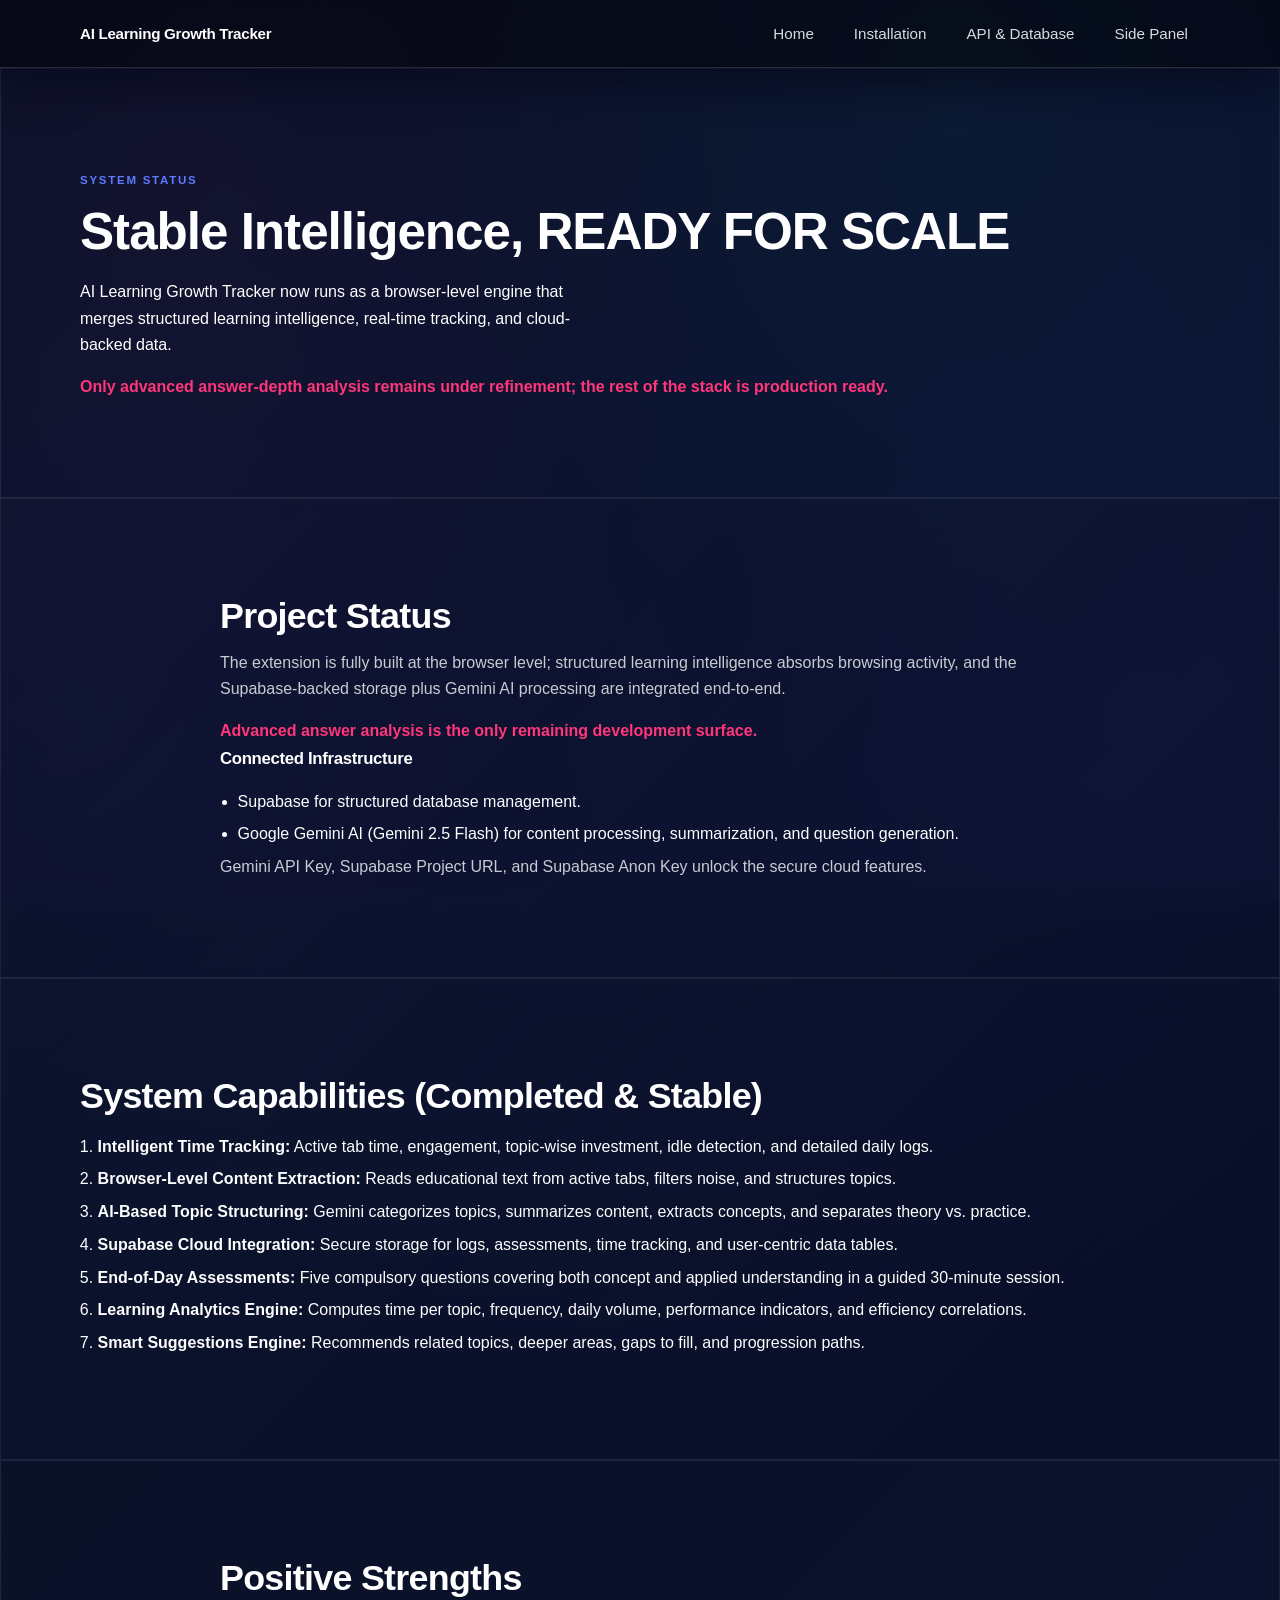
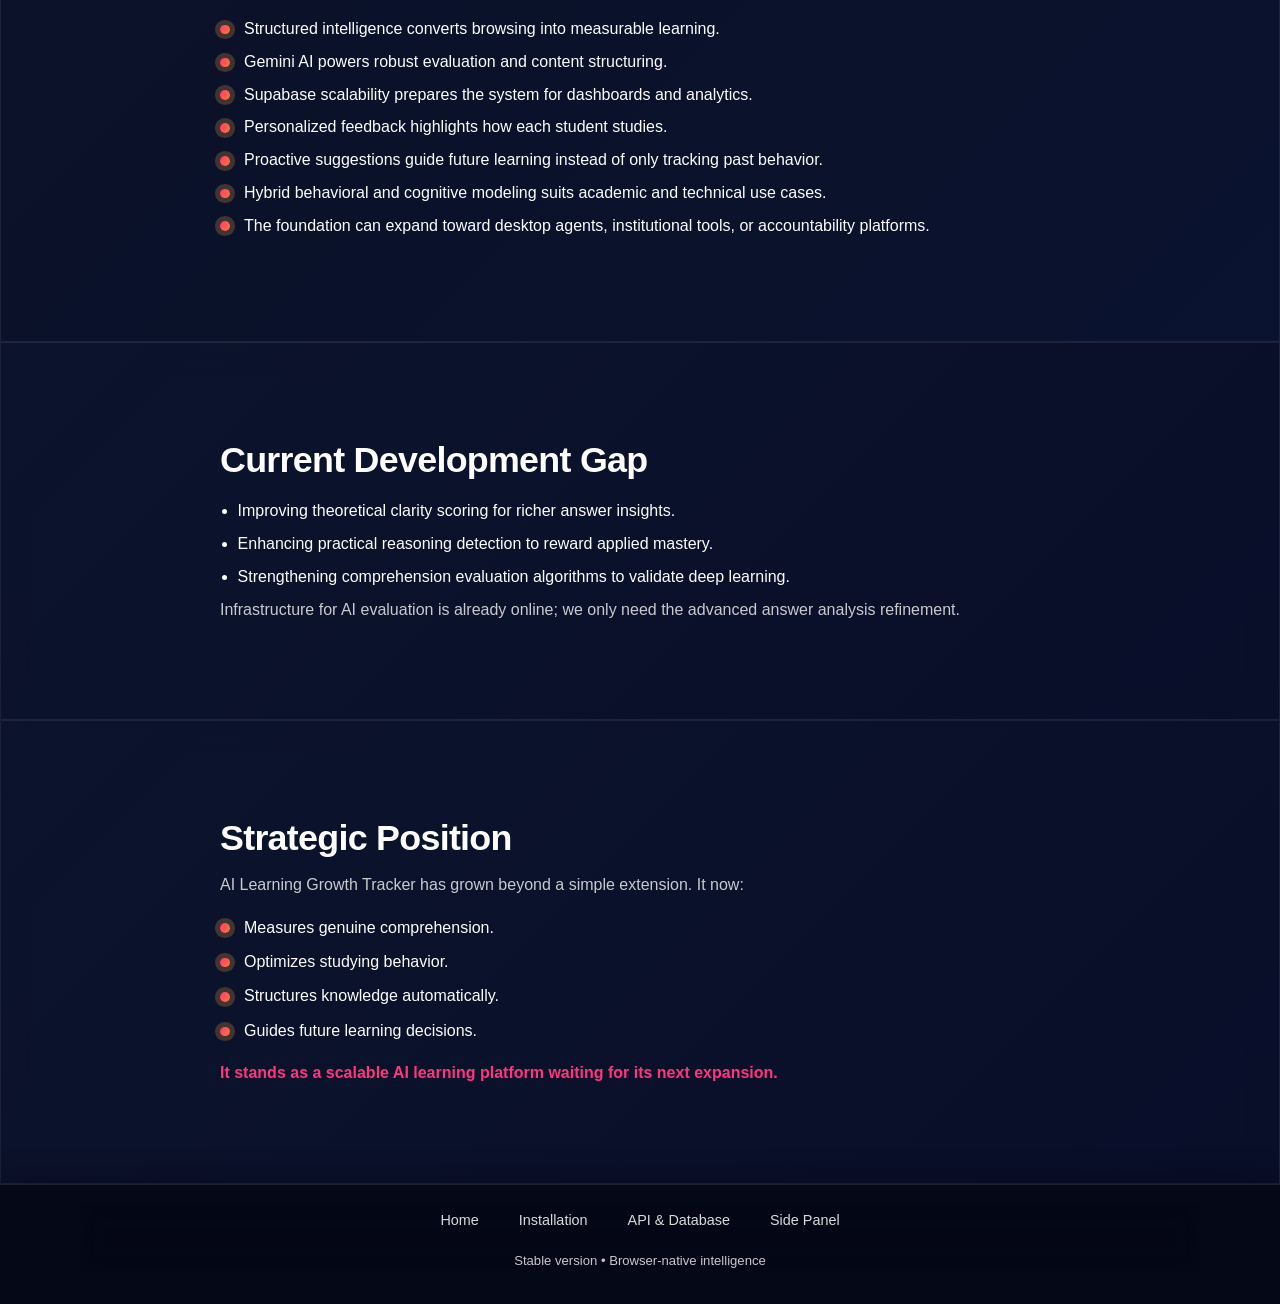
<file: system-status.html>
<!doctype html>
<html lang="en">
<head>
    <!-- Google Tag Manager -->
  <script>(function(w,d,s,l,i){w[l]=w[l]||[];w[l].push({'gtm.start':
  new Date().getTime(),event:'gtm.js'});var f=d.getElementsByTagName(s)[0],
  j=d.createElement(s),dl=l!='dataLayer'?'&l='+l:'';j.async=true;j.src=
  'https://www.googletagmanager.com/gtm.js?id='+i+dl;f.parentNode.insertBefore(j,f);
  })(window,document,'script','dataLayer','GTM-P4VHRW5M');</script>
  <!-- End Google Tag Manager -->
  <meta charset="utf-8" />
  <meta name="viewport" content="width=device-width, initial-scale=1" />
  <meta name="author" content="AI Learning Growth Tracker" />
  <meta name="description" content="System status, completed capabilities, and strategic strengths of the AI Learning Growth Tracker extension." />
  <meta name="keywords" content="AI Learning Growth Tracker, system status, Gemini AI, Supabase, study analytics, learning intelligence" />
  <meta property="og:title" content="System Status · AI Learning Growth Tracker" />
  <meta property="og:description" content="Learn about the stable capabilities, infrastructure connections, and future-ready strength of the AI Learning Growth Tracker system." />
  <meta property="og:type" content="website" />
  <title>System Status · AI Learning Growth Tracker</title>
  <link rel="stylesheet" href="styles.css" />
</head>
<body>
      <!-- Google Tag Manager (noscript) -->
  <noscript><iframe src="https://www.googletagmanager.com/ns.html?id=GTM-P4VHRW5M"
  height="0" width="0" style="display:none;visibility:hidden"></iframe></noscript>
  <!-- End Google Tag Manager (noscript) -->
  <div class="site-bg" aria-hidden="true"></div>
  <header class="topbar">
    <div class="container nav-wrap">
      <div class="logo">AI Learning Growth Tracker</div>
      <nav class="nav-links">
        <a href="index.html">Home</a>
        <a href="installation.html">Installation</a>
        <a href="setup.html">API &amp; Database</a>
        <a href="side-panel.html">Side Panel</a>
      </nav>
    </div>
  </header>

  <main>
    <section class="section hero">
      <div class="container">
        <p class="eyebrow">System Status</p>
        <h1>Stable Intelligence, READY FOR SCALE</h1>
        <p class="lead">
          AI Learning Growth Tracker now runs as a browser-level engine that merges structured learning intelligence, real-time tracking, and cloud-backed data.
        </p>
        <p class="emphasis">Only advanced answer-depth analysis remains under refinement; the rest of the stack is production ready.</p>
      </div>
    </section>

    <section class="section">
      <div class="container narrow">
        <h2>Project Status</h2>
        <p>The extension is fully built at the browser level; structured learning intelligence absorbs browsing activity, and the Supabase-backed storage plus Gemini AI processing are integrated end-to-end.</p>
        <p class="emphasis">Advanced answer analysis is the only remaining development surface.</p>
        <h3>Connected Infrastructure</h3>
        <ul class="clean-list">
          <li>Supabase for structured database management.</li>
          <li>Google Gemini AI (Gemini 2.5 Flash) for content processing, summarization, and question generation.</li>
        </ul>
        <p class="muted">Gemini API Key, Supabase Project URL, and Supabase Anon Key unlock the secure cloud features.</p>
      </div>
    </section>

    <section class="section">
      <div class="container">
        <h2>System Capabilities (Completed &amp; Stable)</h2>
        <ol class="clean-list">
          <li><strong>Intelligent Time Tracking:</strong> Active tab time, engagement, topic-wise investment, idle detection, and detailed daily logs.</li>
          <li><strong>Browser-Level Content Extraction:</strong> Reads educational text from active tabs, filters noise, and structures topics.</li>
          <li><strong>AI-Based Topic Structuring:</strong> Gemini categorizes topics, summarizes content, extracts concepts, and separates theory vs. practice.</li>
          <li><strong>Supabase Cloud Integration:</strong> Secure storage for logs, assessments, time tracking, and user-centric data tables.</li>
          <li><strong>End-of-Day Assessments:</strong> Five compulsory questions covering both concept and applied understanding in a guided 30-minute session.</li>
          <li><strong>Learning Analytics Engine:</strong> Computes time per topic, frequency, daily volume, performance indicators, and efficiency correlations.</li>
          <li><strong>Smart Suggestions Engine:</strong> Recommends related topics, deeper areas, gaps to fill, and progression paths.</li>
        </ol>
      </div>
    </section>

    <section class="section">
      <div class="container narrow">
        <h2>Positive Strengths</h2>
        <ul class="check-list">
          <li>Structured intelligence converts browsing into measurable learning.</li>
          <li>Gemini AI powers robust evaluation and content structuring.</li>
          <li>Supabase scalability prepares the system for dashboards and analytics.</li>
          <li>Personalized feedback highlights how each student studies.</li>
          <li>Proactive suggestions guide future learning instead of only tracking past behavior.</li>
          <li>Hybrid behavioral and cognitive modeling suits academic and technical use cases.</li>
          <li>The foundation can expand toward desktop agents, institutional tools, or accountability platforms.</li>
        </ul>
      </div>
    </section>

    <section class="section">
      <div class="container narrow">
        <h2>Current Development Gap</h2>
        <ul class="clean-list">
          <li>Improving theoretical clarity scoring for richer answer insights.</li>
          <li>Enhancing practical reasoning detection to reward applied mastery.</li>
          <li>Strengthening comprehension evaluation algorithms to validate deep learning.</li>
        </ul>
        <p>Infrastructure for AI evaluation is already online; we only need the advanced answer analysis refinement.</p>
      </div>
    </section>

    <section class="section">
      <div class="container narrow">
        <h2>Strategic Position</h2>
        <p>AI Learning Growth Tracker has grown beyond a simple extension. It now:</p>
        <ul class="check-list compact">
          <li>Measures genuine comprehension.</li>
          <li>Optimizes studying behavior.</li>
          <li>Structures knowledge automatically.</li>
          <li>Guides future learning decisions.</li>
        </ul>
        <p class="emphasis">It stands as a scalable AI learning platform waiting for its next expansion.</p>
      </div>
    </section>
  </main>

  <footer class="footer">
    <div class="container footer-grid">
      <nav class="nav-links">
        <a href="index.html">Home</a>
        <a href="installation.html">Installation</a>
        <a href="setup.html">API &amp; Database</a>
        <a href="side-panel.html">Side Panel</a>
      </nav>
      <p>Stable version • Browser-native intelligence</p>
    </div>
  </footer>
</body>
</html>
</file>
<file: styles.css>
:root {
  --bg: #090f1f;
  --panel: rgba(255, 255, 255, 0.18);
  --panel-strong: rgba(255, 255, 255, 0.35);
  --text: #fefefe;
  --muted: rgba(255, 255, 255, 0.78);
  --line: rgba(255, 255, 255, 0.15);

  --brand-a: #ff367a;
  --brand-b: #ff7b2c;
  --brand-c: #36f5c1;
  --brand-d: #5c7bff;
  --brand-e: #b54eff;

  --wash-a: rgba(255, 54, 122, 0.2);
  --wash-b: rgba(255, 123, 44, 0.22);
  --wash-c: rgba(54, 245, 193, 0.22);
  --wash-d: rgba(92, 123, 255, 0.2);
  --wash-e: rgba(181, 78, 255, 0.22);

  --section-warm: rgba(22, 10, 38, 0.85);
  --section-cool: rgba(7, 19, 43, 0.85);
  --section-fresh: rgba(12, 28, 55, 0.85);

  --accent-warm: linear-gradient(120deg, var(--brand-a), var(--brand-b));
  --accent-cool: linear-gradient(120deg, var(--brand-c), var(--brand-d));
  --accent-mix: linear-gradient(135deg, var(--brand-a), var(--brand-c), var(--brand-e));

  --radius: 18px;
  --shadow: 0 20px 50px rgba(5, 7, 21, 0.45);
}

* {
  box-sizing: border-box;
}

html,
body {
  margin: 0;
  padding: 0;
  background:
    radial-gradient(circle at top, rgba(255, 54, 122, 0.15),  transparent 35%),
    radial-gradient(circle at 35% 5%, rgba(92, 123, 255, 0.3), transparent 45%),
    var(--bg);
  color: var(--text);
  font-family: "Plus Jakarta Sans", "Segoe UI", sans-serif;
  scroll-behavior: smooth;
}

body {
  line-height: 1.65;
  position: relative;
  overflow-x: hidden;
}

header,
main,
footer {
  position: relative;
  z-index: 1;
}

.site-bg {
  position: fixed;
  inset: 0;
  pointer-events: none;
  background:
    radial-gradient(circle at 15% 20%, var(--wash-a) 0%, transparent 42%),
    radial-gradient(circle at 75% 10%, var(--wash-c) 0%, transparent 46%),
    radial-gradient(circle at 90% 80%, var(--wash-d) 0%, transparent 52%),
    radial-gradient(circle at 5% 78%, var(--wash-e) 0%, transparent 46%),
    linear-gradient(143deg, rgba(9, 15, 31, 0.9) 0%, rgba(7, 15, 45, 0.85) 60%, rgba(12, 22, 54, 0.6) 100%);
}

h1,
h2,
h3,
.logo {
  font-family: "Space Grotesk", "Avenir Next", sans-serif;
  letter-spacing: -0.02em;
}

h1 {
  font-size: clamp(2rem, 4vw, 3.8rem);
  line-height: 1.1;
  margin: 0;
}

h2 {
  margin: 0 0 0.75rem;
  font-size: clamp(1.55rem, 2.8vw, 2.55rem);
  line-height: 1.2;
}

h3 {
  margin: 0;
  font-size: 1.05rem;
}

p {
  margin: 0;
  color: var(--muted);
}

.container {
  width: min(1120px, 90vw);
  margin: 0 auto;
}

.narrow {
  width: min(840px, 90vw);
}

.topbar {
  position: sticky;
  top: 0;
  z-index: 20;
  background: rgba(5, 8, 23, 0.9);
  border-bottom: 1px solid rgba(255, 255, 255, 0.14);
  backdrop-filter: blur(22px);
  -webkit-backdrop-filter: blur(22px);
  box-shadow: 0 16px 40px rgba(5, 8, 23, 0.65);
}

.nav-wrap {
  display: flex;
  align-items: center;
  justify-content: space-between;
  gap: 1rem;
  padding: 0.95rem 0;
}

.nav-links {
  display: flex;
  gap: 1rem;
}

.nav-links a {
  color: rgba(255, 255, 255, 0.85);
  text-decoration: none;
  font-size: 0.95rem;
  padding: 0.35rem 0.75rem;
  border-radius: 999px;
  transition: background 220ms ease, color 220ms ease;
}

.nav-links a:hover {
  background: rgba(255, 255, 255, 0.12);
  color: #ffffff;
}

.logo {
  font-size: 0.95rem;
  font-weight: 700;
}

.section {
  padding: clamp(3.5rem, 8vw, 6rem) 0;
  background: linear-gradient(135deg, rgba(11, 18, 42, 0.85), rgba(10, 19, 50, 0.85));
  border: 1px solid rgba(255, 255, 255, 0.08);
  backdrop-filter: blur(18px);
  -webkit-backdrop-filter: blur(18px);
}

main .section:nth-of-type(3n + 2),
main .section:nth-of-type(3n + 3) {
  background: linear-gradient(135deg, rgba(12, 20, 46, 0.88), rgba(10, 15, 44, 0.8));
}

.hero {
  padding-top: clamp(4.2rem, 8vw, 6.4rem);
}

.hero-grid,
.split {
  display: grid;
  gap: 2rem;
  grid-template-columns: repeat(2, minmax(0, 1fr));
  align-items: center;
}

.hero-copy {
  max-width: 620px;
}

.eyebrow {
  color: var(--brand-d);
  letter-spacing: 0.15em;
  text-transform: uppercase;
  font-size: 0.72rem;
  font-weight: 600;
  margin-bottom: 0.85rem;
}

.lead {
  margin-top: 1.2rem;
  max-width: 58ch;
}

.lead,
.section h2,
.section h3 {
  color: #ffffff;
}

.cta-row {
  margin-top: 1.85rem;
  display: flex;
  gap: 0.9rem;
  flex-wrap: wrap;
}

.btn {
  text-decoration: none;
  padding: 0.76rem 1.15rem;
  border-radius: 12px;
  font-weight: 600;
  font-size: 0.94rem;
  transition: transform 220ms ease, box-shadow 220ms ease, background 220ms ease, color 220ms ease;
  background: rgba(255, 255, 255, 0.08);
  border: 1px solid rgba(255, 255, 255, 0.2);
  color: #ffffff;
  backdrop-filter: blur(18px);
  -webkit-backdrop-filter: blur(18px);
}

.btn:hover {
  transform: translateY(-2px);
}

.btn-primary {
  background: var(--accent-warm);
  color: #061226;
  box-shadow: 0 18px 32px rgba(255, 54, 122, 0.4);
}

.btn-secondary,
.btn-ghost {
  color: #ffffff;
  border: 1px solid rgba(255, 255, 255, 0.45);
  background: rgba(255, 255, 255, 0.1);
}

.btn-secondary:hover,
.btn-ghost:hover {
  background: linear-gradient(120deg, rgba(46, 197, 206, 0.2), rgba(75, 124, 255, 0.16));
}

.btn-ghost {
  padding: 0.58rem 0.95rem;
}

.glass {
  border-radius: var(--radius);
  background: rgba(43, 46, 53, 0.501);
  border: 1px solid var(--line);
  box-shadow: var(--shadow);
  backdrop-filter: blur(20px);
  -webkit-backdrop-filter: blur(14px);
}

.hero-mockup {
  padding: 1rem;
}

.mockup-head {
  display: flex;
  justify-content: space-between;
  align-items: center;
  margin-bottom: 0.95rem;
  font-size: 0.83rem;
  color: var(--text);
}

.dot {
  height: 9px;
  width: 9px;
  border-radius: 50%;
  background: var(--brand-c);
  box-shadow: 0 0 0 8px rgba(46, 197, 206, 0.22);
}

.metric-grid {
  display: grid;
  grid-template-columns: repeat(2, minmax(0, 1fr));
  gap: 0.75rem;
}

.metric-grid article {
  border: none;
  border-radius: 12px;
  padding: 0.72rem;
  background: rgba(65, 68, 88, 0.78);
  backdrop-filter: blur(14px);
  -webkit-backdrop-filter: blur(14px);
}

.metric-grid p,
.metric-grid small {
  font-size: 0.77rem;
  color: var(--muted);
}

.metric-grid h3 {
  margin: 0.25rem 0;
  font-size: 1.1rem;
}

.sparkline {
  margin-top: 1rem;
  height: 58px;
  display: grid;
  grid-template-columns: repeat(6, 1fr);
  align-items: end;
  gap: 0.45rem;
}

.sparkline span {
  display: block;
  width: 100%;
  border-radius: 12px 12px 4px 4px;
  background: var(--accent-cool);
  opacity: 0.78;
  animation: pulseBars 3s ease-in-out infinite;
}

.sparkline span:nth-child(1) { height: 28%; animation-delay: 0ms; }
.sparkline span:nth-child(2) { height: 48%; animation-delay: 150ms; }
.sparkline span:nth-child(3) { height: 32%; animation-delay: 250ms; }
.sparkline span:nth-child(4) { height: 74%; animation-delay: 360ms; }
.sparkline span:nth-child(5) { height: 64%; animation-delay: 480ms; }
.sparkline span:nth-child(6) { height: 88%; animation-delay: 580ms; }

.clean-list,
.check-list {
  padding-left: 1.1rem;
  margin: 1rem 0 0;
}

.clean-list li,
.check-list li {
  color: var(--text);
  margin-bottom: 0.4rem;
}

.check-list {
  list-style: none;
  padding-left: 0;
}

.check-list li {
  padding-left: 1.5rem;
  position: relative;
}

.check-list li::before {
  content: "";
  position: absolute;
  left: 0;
  top: 0.55rem;
  width: 0.6rem;
  height: 0.6rem;
  border-radius: 50%;
  background: var(--accent-warm);
  box-shadow: 0 0 0 5px rgba(255, 179, 71, 0.22);
}

.compact li {
  margin-bottom: 0.5rem;
}

.emphasis {
  margin-top: 1rem;
  color: var(--brand-a);
  font-weight: 600;
}

.callout,
.privacy-badge {
  padding: 1.3rem;
}

.callout p {
  color: var(--muted);
}

.callout h3,
.privacy-badge h3 {
  margin-top: 0.35rem;
  font-size: 1.28rem;
}

.feature-grid {
  margin-top: 1.5rem;
  display: grid;
  gap: 0.9rem;
  grid-template-columns: repeat(3, minmax(0, 1fr));
}

.feature-card {
  border-radius: var(--radius);
  background: linear-gradient(180deg, rgba(255, 255, 255, 0.18), rgba(255, 255, 255, 0.04));
  padding: 1.35rem;
  box-shadow: var(--shadow);
  border: 1px solid rgba(255, 255, 255, 0.15);
  border-top: 4px solid var(--brand-c);
  backdrop-filter: blur(20px);
  -webkit-backdrop-filter: blur(20px);
}

.feature-card:nth-child(3n + 1) {
  border-top-color: var(--brand-a);
}

.feature-card:nth-child(3n + 2) {
  border-top-color: var(--brand-c);
}

.feature-card:nth-child(3n + 3) {
  border-top-color: var(--brand-e);
}

.feature-card p {
  margin-top: 0.5rem;
  font-size: 0.92rem;
  color: rgba(255, 255, 255, 0.85);
}

.feature-card h3 {
  color: #ffffff;
  margin-bottom: 0.4rem;
}

.timeline {
  margin-top: 1.7rem;
  padding-left: 1.3rem;
  display: grid;
  gap: 1rem;
}

.timeline-item {
  position: relative;
  padding: 1rem 1.25rem;
  border: none;
  border-radius: 14px;
  background: rgba(255, 255, 255, 0.08);
  backdrop-filter: blur(18px);
  -webkit-backdrop-filter: blur(18px);
  border: 1px solid rgba(255, 255, 255, 0.08);
}

.timeline-item::before {
  content: "";
  position: absolute;
  width: 10px;
  height: 10px;
  left: -1.66rem;
  top: 1rem;
  border-radius: 50%;
  background: var(--accent-mix);
  box-shadow: 0 0 12px rgba(255, 255, 255, 0.45);
}

.timeline-item span {
  display: inline-block;
  font-size: 0.76rem;
  text-transform: uppercase;
  letter-spacing: 0.1em;
  color: var(--brand-d);
  margin-bottom: 0.3rem;
}

.analytics .panel {
  padding: 1rem;
  background: rgba(43, 46, 53, 0.501);
  opacity: 0.75;
  backdrop-filter: blur(16px);
  -webkit-backdrop-filter: blur(16px);
}

.panel-row {
  display: flex;
  align-items: center;
  justify-content: space-between;
  gap: 1rem;
  margin-top: 0.8rem;
  color: var(--text);
  font-size: 0.86rem;
}

.panel-row strong {
  font-family: "Space Grotesk", sans-serif;
  font-size: 1rem;
  color: var(--brand-a);
}

.bar {
  margin-top: 0.45rem;
  width: 100%;
  height: 8px;
  border-radius: 999px;
  overflow: hidden;
  background: rgba(75, 124, 255, 0.18);
}

.bar i {
  display: block;
  width: var(--w);
  height: 100%;
  border-radius: inherit;
  background: var(--accent-cool);
}

.weak-topics,
.tomorrow {
  margin-top: 1rem;
  padding-top: 0.85rem;
}

.weak-topics p,
.tomorrow p {
  color: var(--text);
  margin-bottom: 0.35rem;
}

.weak-topics span,
.tomorrow small {
  display: block;
  color: var(--muted);
  font-size: 0.83rem;
}

.final-cta {
  padding-top: 5rem;
  text-align: center;
}

.cta-row.center {
  justify-content: center;
}

.footer {
  border-top: 1px solid rgba(255, 255, 255, 0.1);
  background: rgba(5, 8, 23, 0.85);
  padding: 1.15rem 0 2rem;
  backdrop-filter: blur(18px);
  -webkit-backdrop-filter: blur(18px);
  box-shadow: 0 -6px 24px rgba(5, 8, 23, 0.4);
}

.footer-grid {
  display: grid;
  gap: 0.75rem;
  justify-items: center;
  backdrop-filter: blur(12px);
  -webkit-backdrop-filter: blur(12px);
}

.footer nav {
  display: flex;
  gap: 1rem;
  flex-wrap: wrap;
  justify-content: center;
}

.footer a {
  color: rgba(255, 255, 255, 0.85);
  text-decoration: none;
  font-size: 0.9rem;
}

.footer p {
  color: var(--muted);
  font-size: 0.82rem;
}

.reveal-up {
  opacity: 0;
  transform: translateY(22px);
  transition: opacity 650ms ease, transform 650ms ease;
}

.reveal-up.is-visible {
  opacity: 1;
  transform: translateY(0);
}

@keyframes pulseBars {
  0%,
  100% {
    opacity: 0.55;
    transform: scaleY(0.9);
  }
  50% {
    opacity: 0.95;
    transform: scaleY(1);
  }
}

@media (max-width: 980px) {
  .hero-grid,
  .split,
  .feature-grid {
    grid-template-columns: 1fr;
  }

  .feature-grid {
    gap: 0.75rem;
  }
}

@media (max-width: 600px) {
  .section {
    padding: 3.2rem 0;
  }

  .topbar {
    position: static;
  }

  .btn {
    width: 100%;
    text-align: center;
  }

  .cta-row {
    width: 100%;
  }
}
</file>
